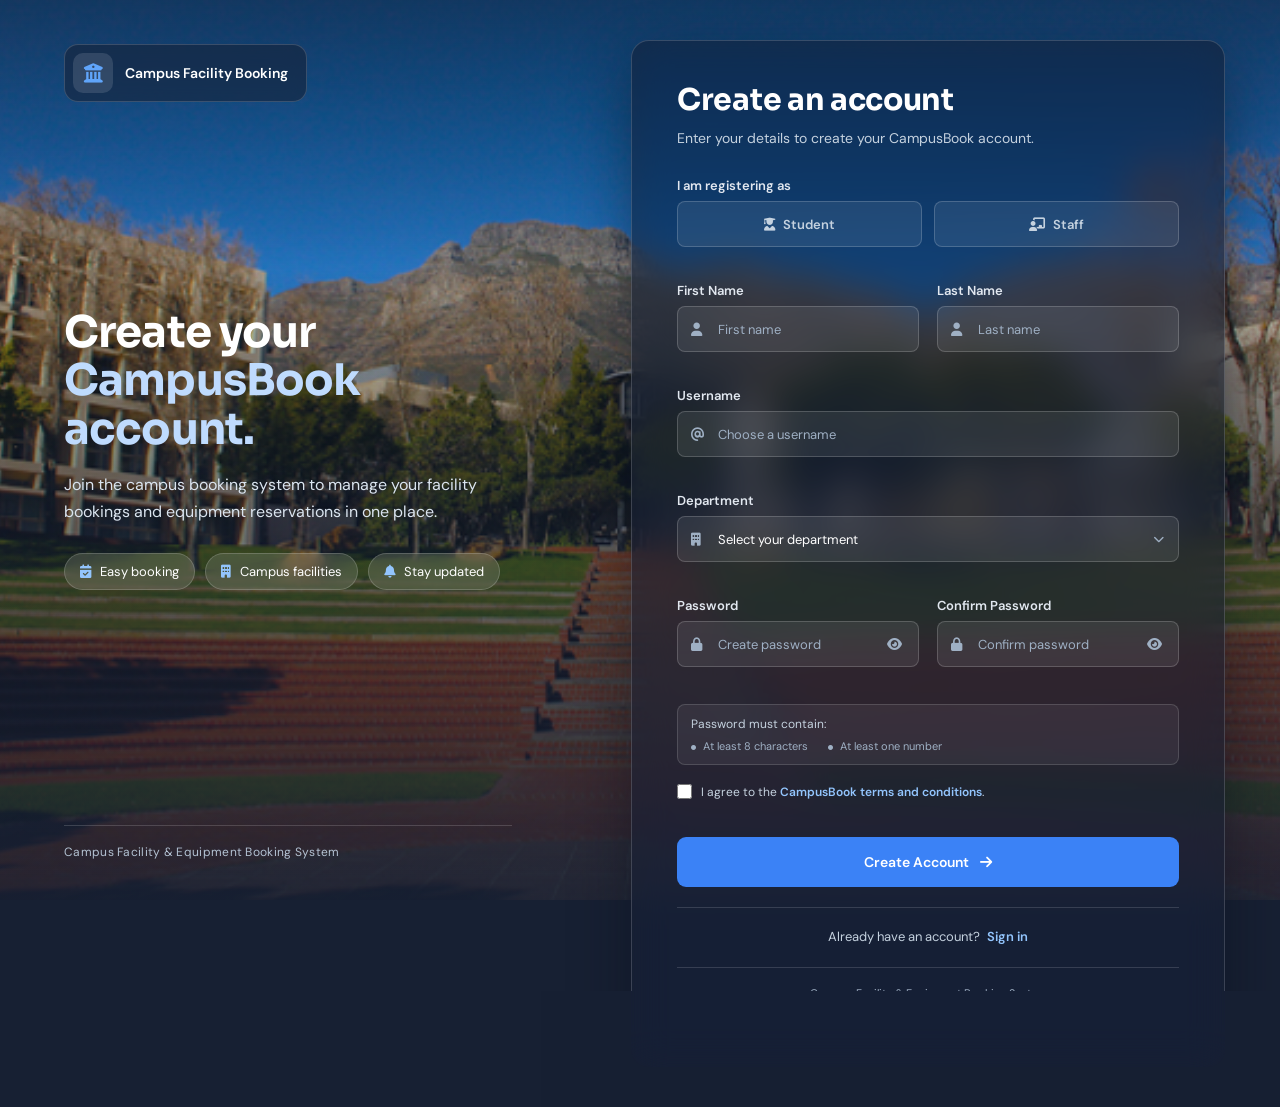
<file: src/main/resources/static/register.html>
<!DOCTYPE html>
<html lang="en">

<head>
    <meta charset="UTF-8">
    <meta name="viewport" content="width=device-width, initial-scale=1.0">

    <title>Register | Campus Facility Booking</title>

    <!-- Fonts -->
    <link rel="preconnect" href="https://fonts.googleapis.com">
    <link rel="preconnect" href="https://fonts.gstatic.com" crossorigin>
    <link href="https://fonts.googleapis.com/css2?family=DM+Sans:wght@400;500;600;700&family=Sora:wght@600;700&display=swap" rel="stylesheet">

    <!-- Font Awesome -->
    <link rel="stylesheet"
          href="https://cdnjs.cloudflare.com/ajax/libs/font-awesome/6.5.2/css/all.min.css">

    <!-- Register CSS -->
    <link rel="stylesheet" href="register.css">
</head>

<body>

<div class="register-page">

    <!-- =====================================================
         LEFT BRANDING SECTION  (photo: images/campus.jpg)
    ====================================================== -->

    <section class="register-branding">

        <!-- Brand -->
        <div class="brand-row">
            <div class="logo">
                <i class="fa-solid fa-building-columns"></i>
            </div>
            <span class="brand-name">Campus Facility Booking</span>
        </div>

        <!-- Headline -->
        <div class="branding-content">

            <h1>
                Create your
                <span>CampusBook account.</span>
            </h1>

            <p>
                Join the campus booking system to manage your facility
                bookings and equipment reservations in one place.
            </p>

            <ul class="branding-features">
                <li><i class="fa-solid fa-calendar-check"></i>Easy booking</li>
                <li><i class="fa-solid fa-building"></i>Campus facilities</li>
                <li><i class="fa-solid fa-bell"></i>Stay updated</li>
            </ul>

        </div>

        <div class="branding-footer">
            <span>Campus Facility &amp; Equipment Booking System</span>
        </div>

    </section>


    <!-- =====================================================
         RIGHT REGISTER SECTION
    ====================================================== -->

    <section class="register-section">

        <div class="register-card">

            <!-- Mobile Logo -->
            <div class="mobile-logo">
                <div class="logo">
                    <i class="fa-solid fa-building-columns"></i>
                </div>
            </div>

            <!-- Header -->
            <div class="register-header">
                <h2>Create an account</h2>
                <p>Enter your details to create your CampusBook account.</p>
            </div>

            <!-- Form -->
            <form id="registerForm">

                <!-- Account type -->
                <div class="form-group">

                    <label>I am registering as</label>

                    <div class="account-type-options">

                        <label class="account-type-option">
                            <input type="radio" name="accountType" value="STUDENT">
                            <span>
                                <i class="fa-solid fa-user-graduate"></i>
                                Student
                            </span>
                        </label>

                        <label class="account-type-option">
                            <input type="radio" name="accountType" value="STAFF">
                            <span>
                                <i class="fa-solid fa-chalkboard-user"></i>
                                Staff
                            </span>
                        </label>

                    </div>

                    <small class="error-message" id="accountTypeError"></small>

                </div>


                <!-- Name -->
                <div class="form-row">

                    <div class="form-group">
                        <label for="firstName">First Name</label>
                        <div class="input-wrapper">
                            <i class="fa-solid fa-user"></i>
                            <input
                                    type="text"
                                    id="firstName"
                                    name="firstName"
                                    placeholder="First name"
                                    autocomplete="given-name">
                        </div>
                        <small class="error-message" id="firstNameError"></small>
                    </div>

                    <div class="form-group">
                        <label for="lastName">Last Name</label>
                        <div class="input-wrapper">
                            <i class="fa-solid fa-user"></i>
                            <input
                                    type="text"
                                    id="lastName"
                                    name="lastName"
                                    placeholder="Last name"
                                    autocomplete="family-name">
                        </div>
                        <small class="error-message" id="lastNameError"></small>
                    </div>

                </div>


                <!-- Username -->
                <div class="form-group">
                    <label for="username">Username</label>
                    <div class="input-wrapper">
                        <i class="fa-solid fa-at"></i>
                        <input
                                type="text"
                                id="username"
                                name="username"
                                placeholder="Choose a username"
                                autocomplete="username">
                    </div>
                    <small class="error-message" id="usernameError"></small>
                </div>


                <!-- Student number (students only) -->
                <div class="form-group" id="studentNumberGroup" hidden>
                    <label for="studentNumber">Student Number</label>
                    <div class="input-wrapper">
                        <i class="fa-solid fa-id-card"></i>
                        <input
                                type="text"
                                id="studentNumber"
                                name="studentNumber"
                                placeholder="Enter your student number">
                    </div>
                    <small class="error-message" id="studentNumberError"></small>
                </div>


                <!-- Email (shown once student / staff is chosen) -->
                <div class="form-group" id="emailGroup" hidden>
                    <label for="email" id="emailLabel">CPUT Email Address</label>
                    <div class="input-wrapper">
                        <i class="fa-solid fa-envelope"></i>
                        <input
                                type="email"
                                id="email"
                                name="email"
                                placeholder="you@mycput.ac.za"
                                autocomplete="email">
                    </div>
                    <small class="error-message" id="emailError"></small>
                </div>


                <!-- Department -->
                <div class="form-group">
                    <label for="department">Department</label>
                    <div class="input-wrapper select-wrapper">
                        <i class="fa-solid fa-building"></i>
                        <select id="department" name="department">
                            <option value="">Select your department</option>
                            <option value="ICT">Information &amp; Communication Technology</option>
                            <option value="Business">Business</option>
                            <option value="Engineering">Engineering</option>
                            <option value="Education">Education</option>
                            <option value="Health">Health &amp; Wellness Sciences</option>
                            <option value="Applied Sciences">Applied Sciences</option>
                            <option value="Other">Other</option>
                        </select>
                    </div>
                    <small class="error-message" id="departmentError"></small>
                </div>


                <!-- Passwords -->
                <div class="form-row">

                    <div class="form-group">
                        <label for="password">Password</label>
                        <div class="input-wrapper">
                            <i class="fa-solid fa-lock"></i>
                            <input
                                    type="password"
                                    id="password"
                                    name="password"
                                    placeholder="Create password"
                                    autocomplete="new-password">
                            <button
                                    type="button"
                                    class="password-toggle"
                                    id="togglePassword"
                                    aria-label="Show password">
                                <i class="fa-solid fa-eye"></i>
                            </button>
                        </div>
                        <small class="error-message" id="passwordError"></small>
                    </div>

                    <div class="form-group">
                        <label for="confirmPassword">Confirm Password</label>
                        <div class="input-wrapper">
                            <i class="fa-solid fa-lock"></i>
                            <input
                                    type="password"
                                    id="confirmPassword"
                                    name="confirmPassword"
                                    placeholder="Confirm password"
                                    autocomplete="new-password">
                            <button
                                    type="button"
                                    class="password-toggle"
                                    id="toggleConfirmPassword"
                                    aria-label="Show password">
                                <i class="fa-solid fa-eye"></i>
                            </button>
                        </div>
                        <small class="error-message" id="confirmPasswordError"></small>
                    </div>

                </div>


                <!-- Password requirements -->
                <div class="password-requirements">
                    <span>Password must contain:</span>
                    <div>
                        <span id="lengthRequirement">
                            <i class="fa-solid fa-circle"></i>
                            At least 8 characters
                        </span>
                        <span id="numberRequirement">
                            <i class="fa-solid fa-circle"></i>
                            At least one number
                        </span>
                    </div>
                </div>


                <!-- Terms -->
                <div class="terms-group">
                    <label class="terms-label">
                        <input type="checkbox" id="terms" name="terms">
                        <span>
                            I agree to the
                            <a href="#" id="termsLink">CampusBook terms and conditions</a>.
                        </span>
                    </label>
                    <small class="error-message" id="termsError"></small>
                </div>


                <!-- General error -->
                <div class="register-error" id="registerError" role="alert">
                    <i class="fa-solid fa-circle-exclamation"></i>
                    <span id="registerErrorText">Please correct the errors above.</span>
                </div>


                <!-- Button -->
                <button type="submit" class="register-button" id="registerButton">
                    <span id="registerButtonText">Create Account</span>
                    <i class="fa-solid fa-arrow-right" id="registerButtonIcon"></i>
                </button>

            </form>


            <!-- Login link -->
            <div class="login-option">
                <p>
                    Already have an account?
                    <a href="index.html">Sign in</a>
                </p>
            </div>

            <!-- Footer -->
            <div class="register-footer">
                <p>Campus Facility &amp; Equipment Booking System</p>
                <span>&copy; 2026 CPUT</span>
            </div>

        </div>

    </section>

</div>

<script src="register.js"></script>

</body>
</html>
</file>
<file: src/main/resources/static/register.css>
/* =========================================================
   GLOBAL
========================================================= */

* {
    margin: 0;
    padding: 0;
    box-sizing: border-box;
}

:root {
    --navy: #172033;
    --navy-light: #202b42;

    --blue: #3b82f6;
    --blue-dark: #2563eb;

    --white: #ffffff;

    /* Text on the dark glass card */
    --text-soft: #c5d2df;
    --text-faint: #9fb0c4;
    --link: #93c5fd;

    /* Form fields on the dark glass card */
    --field-bg: rgba(255, 255, 255, 0.08);
    --field-bg-focus: rgba(255, 255, 255, 0.12);
    --field-border: rgba(255, 255, 255, 0.18);

    --success: #4ade80;
    --danger: #fca5a5;

    --shadow-sm: 0 2px 8px rgba(15, 23, 42, 0.05);

    --font-body: "DM Sans", Arial, Helvetica, sans-serif;
    --font-display: "Sora", "DM Sans", Arial, Helvetica, sans-serif;
}

body {
    font-family: var(--font-body);
    background: var(--navy);
    color: var(--white);
}

:focus-visible {
    outline: 2px solid var(--blue);
    outline-offset: 2px;
}


/* =========================================================
   REGISTER PAGE  (full-page campus photo)
   Photo: images/campus.jpg
========================================================= */

.register-page {
    position: relative;

    min-height: 100vh;
    display: flex;

    background: var(--navy) url("images/campus.jpg") center / cover no-repeat fixed;
}

/* One navy tint over the whole page */
.register-page::before {
    content: "";
    position: fixed;
    inset: 0;

    background: linear-gradient(
        180deg,
        rgba(23, 32, 51, 0.70) 0%,
        rgba(23, 32, 51, 0.28) 30%,
        rgba(23, 32, 51, 0.58) 55%,
        rgba(23, 32, 51, 0.92) 100%
    );

    pointer-events: none;
}


/* =========================================================
   LEFT BRANDING  (stays in view while the form scrolls)
========================================================= */

.register-branding {
    position: sticky;
    top: 0;
    z-index: 1;

    align-self: flex-start;

    width: 45%;
    height: 100vh;

    display: flex;
    flex-direction: column;
    justify-content: space-between;

    padding: 44px 64px 40px;

    color: var(--white);
}


/* Brand chip (top) */

.brand-row {
    align-self: flex-start;

    display: flex;
    align-items: center;
    gap: 12px;

    padding: 8px 18px 8px 8px;

    background: rgba(23, 32, 51, 0.55);
    border: 1px solid rgba(255, 255, 255, 0.16);
    border-radius: 14px;

    backdrop-filter: blur(10px);
    -webkit-backdrop-filter: blur(10px);
}

.logo {
    width: 40px;
    height: 40px;

    display: flex;
    align-items: center;
    justify-content: center;

    background: rgba(255, 255, 255, 0.12);
    border-radius: 10px;
}

.logo i {
    font-size: 19px;
    color: #60a5fa;
}

.brand-name {
    font-size: 14px;
    font-weight: 600;
    color: var(--white);
}


/* Headline block (bottom) */

.branding-content {
    max-width: 560px;
}

.branding-content h1 {
    font-family: var(--font-display);
    font-size: clamp(32px, 3.4vw, 50px);
    line-height: 1.12;
    letter-spacing: -0.02em;
    font-weight: 700;

    margin-bottom: 16px;
}

.branding-content h1 span {
    display: block;
    color: #bfdbfe;
}

.branding-content > p {
    max-width: 460px;

    font-size: 16px;
    line-height: 1.7;

    color: #dbe5f0;

    margin-bottom: 28px;
}


/* Feature pills */

.branding-features {
    list-style: none;

    display: flex;
    flex-wrap: wrap;
    gap: 10px;
}

.branding-features li {
    display: flex;
    align-items: center;
    gap: 9px;

    padding: 9px 15px;

    font-size: 13px;
    color: var(--white);

    background: rgba(255, 255, 255, 0.12);
    border: 1px solid rgba(255, 255, 255, 0.18);
    border-radius: 999px;

    backdrop-filter: blur(8px);
    -webkit-backdrop-filter: blur(8px);
}

.branding-features i {
    font-size: 13px;
    color: #93c5fd;
}


/* Footer */

.branding-footer {
    margin-top: 28px;
    padding-top: 18px;

    border-top: 1px solid rgba(255, 255, 255, 0.16);

    color: #b3c2d3;
    font-size: 12px;
    letter-spacing: 0.3px;
}


/* =========================================================
   RIGHT SIDE
========================================================= */

.register-section {
    position: relative;
    z-index: 1;

    width: 55%;
    min-height: 100vh;

    display: flex;
    justify-content: center;
    align-items: center;

    padding: 40px 55px;
}


/* =========================================================
   REGISTER CARD  (frosted navy glass)
========================================================= */

.register-card {
    width: 100%;
    max-width: 650px;

    background: rgba(23, 32, 51, 0.62);
    border: 1px solid rgba(255, 255, 255, 0.16);
    border-radius: 18px;

    padding: 40px 45px;

    backdrop-filter: blur(18px) saturate(140%);
    -webkit-backdrop-filter: blur(18px) saturate(140%);

    box-shadow: 0 24px 60px rgba(8, 13, 25, 0.45);
}

.mobile-logo {
    display: none;
}


/* =========================================================
   HEADER
========================================================= */

.register-header {
    margin-bottom: 28px;
}

.register-header h2 {
    font-family: var(--font-display);
    font-size: 30px;
    letter-spacing: -0.01em;

    color: var(--white);

    margin-bottom: 8px;
}

.register-header p {
    color: var(--text-soft);

    font-size: 14px;
    line-height: 1.6;
}


/* =========================================================
   FORM
========================================================= */

.form-row {
    display: grid;
    grid-template-columns: 1fr 1fr;

    gap: 18px;
}

.form-group {
    margin-bottom: 17px;
}

.form-group label {
    display: block;

    color: #e2e8f0;

    font-size: 13px;
    font-weight: 600;

    margin-bottom: 7px;
}


/* =========================================================
   ACCOUNT TYPE (STUDENT / STAFF)
========================================================= */

.account-type-options {
    display: grid;
    grid-template-columns: 1fr 1fr;

    gap: 12px;
}

.form-group .account-type-option {
    margin-bottom: 0;

    cursor: pointer;
}

.account-type-option input {
    position: absolute;

    opacity: 0;

    pointer-events: none;
}

.account-type-option span {
    display: flex;
    align-items: center;
    justify-content: center;

    gap: 8px;

    height: 46px;

    border: 1px solid var(--field-border);
    border-radius: 8px;

    background: var(--field-bg);

    color: var(--text-soft);

    font-size: 13px;
    font-weight: 600;

    transition: 0.2s ease;
}

.account-type-option:hover span {
    border-color: #60a5fa;
}

.account-type-option input:checked + span {
    border-color: #60a5fa;

    background: rgba(59, 130, 246, 0.24);

    color: var(--white);

    box-shadow: 0 0 0 3px rgba(96, 165, 250, 0.2);
}

.account-type-option input:focus-visible + span {
    outline: 2px solid #60a5fa;
    outline-offset: 2px;
}


/* =========================================================
   INPUTS
========================================================= */

.input-wrapper {
    position: relative;
}

.input-wrapper > i {
    position: absolute;

    left: 14px;
    top: 50%;

    transform: translateY(-50%);

    color: var(--text-faint);

    font-size: 13px;

    pointer-events: none;
}

.input-wrapper input,
.input-wrapper select {
    width: 100%;
    height: 46px;

    border: 1px solid var(--field-border);
    border-radius: 8px;

    background: var(--field-bg);

    color: var(--white);

    font-family: inherit;
    font-size: 13px;

    padding: 0 40px;

    outline: none;

    transition: 0.2s ease;
}

.input-wrapper input:focus,
.input-wrapper select:focus {
    border-color: #60a5fa;

    background: var(--field-bg-focus);

    box-shadow: 0 0 0 3px rgba(96, 165, 250, 0.25);
}

.input-wrapper input::placeholder {
    color: var(--text-faint);
}

/* Stop the browser's white/yellow autofill colour from clashing */
.input-wrapper input:-webkit-autofill,
.input-wrapper input:-webkit-autofill:focus {
    -webkit-text-fill-color: var(--white);
    caret-color: var(--white);
    transition: background-color 9999s ease-in-out 0s;
    box-shadow: 0 0 0 100px #263250 inset;
}


/* =========================================================
   SELECT
========================================================= */

.select-wrapper select {
    appearance: none;

    cursor: pointer;
}

/* The open dropdown list is drawn by the browser, so give it a dark background too */
.select-wrapper select option {
    background: #1e293b;
    color: var(--white);
}

.select-wrapper::after {
    content: "\f078";

    font-family: "Font Awesome 6 Free";
    font-weight: 900;

    position: absolute;

    right: 15px;
    top: 50%;

    transform: translateY(-50%);

    color: var(--text-faint);

    pointer-events: none;

    font-size: 11px;
}


/* =========================================================
   PASSWORD TOGGLE
========================================================= */

.password-toggle {
    position: absolute;

    right: 12px;
    top: 50%;

    transform: translateY(-50%);

    border: none;
    background: transparent;

    color: var(--text-faint);

    cursor: pointer;

    padding: 5px;
}

.password-toggle:hover {
    color: var(--link);
}


/* =========================================================
   ERROR MESSAGE
========================================================= */

.error-message {
    display: block;

    min-height: 14px;

    color: var(--danger);

    font-size: 11px;

    margin-top: 4px;
}


/* =========================================================
   PASSWORD REQUIREMENTS
========================================================= */

.password-requirements {
    background: rgba(255, 255, 255, 0.06);

    border: 1px solid rgba(255, 255, 255, 0.14);

    border-radius: 8px;

    padding: 11px 13px;

    margin: 2px 0 18px;
}

.password-requirements > span {
    display: block;

    color: var(--text-soft);

    font-size: 12px;

    margin-bottom: 7px;
}

.password-requirements div {
    display: flex;

    gap: 20px;
}

.password-requirements div span {
    color: var(--text-faint);

    font-size: 11px;
}

.password-requirements i {
    font-size: 5px;

    vertical-align: middle;

    margin-right: 4px;
}

.password-requirements .valid {
    color: var(--success);
}


/* =========================================================
   TERMS
========================================================= */

.terms-group {
    margin-bottom: 18px;
}

.terms-label {
    display: flex;
    align-items: flex-start;

    gap: 9px;

    color: var(--text-soft);

    font-size: 12px;
    line-height: 1.5;

    cursor: pointer;
}

.terms-label input {
    width: 15px;
    height: 15px;

    flex-shrink: 0;

    margin-top: 1px;

    accent-color: var(--blue);
}

.terms-label a {
    color: var(--link);

    text-decoration: none;

    font-weight: 600;
}

.terms-label a:hover {
    text-decoration: underline;
}


/* =========================================================
   GENERAL ERROR
========================================================= */

.register-error {
    display: none;

    align-items: center;

    gap: 9px;

    background: rgba(220, 38, 38, 0.18);
    border: 1px solid rgba(252, 165, 165, 0.45);
    color: #fecaca;

    border-radius: 8px;

    padding: 10px 12px;

    font-size: 12px;

    margin-bottom: 16px;
}

.register-error.show {
    display: flex;
}


/* =========================================================
   REGISTER BUTTON
========================================================= */

.register-button {
    width: 100%;
    height: 50px;

    display: flex;
    align-items: center;
    justify-content: center;

    gap: 11px;

    border: none;
    border-radius: 9px;

    background: var(--blue);
    color: var(--white);

    font-family: inherit;
    font-size: 14px;
    font-weight: 600;

    cursor: pointer;

    transition: 0.2s ease;
}

.register-button:hover {
    background: var(--blue-dark);

    transform: translateY(-1px);

    box-shadow: var(--shadow-sm);
}

.register-button:active {
    transform: translateY(0);
}

.register-button:disabled {
    opacity: 0.7;

    cursor: not-allowed;

    transform: none;
}


/* =========================================================
   LOGIN OPTION
========================================================= */

.login-option {
    text-align: center;

    margin-top: 20px;

    padding-top: 20px;

    border-top: 1px solid rgba(255, 255, 255, 0.14);
}

.login-option p {
    color: var(--text-soft);

    font-size: 13px;
}

.login-option a {
    color: var(--link);

    font-weight: 600;

    text-decoration: none;

    margin-left: 4px;
}

.login-option a:hover {
    text-decoration: underline;
}


/* =========================================================
   FOOTER
========================================================= */

.register-footer {
    text-align: center;

    margin-top: 22px;
    padding-top: 18px;

    border-top: 1px solid rgba(255, 255, 255, 0.14);
}

.register-footer p {
    color: var(--text-faint);

    font-size: 11px;

    margin-bottom: 5px;
}

.register-footer span {
    color: #8195aa;

    font-size: 10px;
}


/* =========================================================
   RESPONSIVE
========================================================= */

@media (max-width: 1050px) {

    .register-branding {
        width: 42%;

        padding: 36px 36px 32px;
    }

    .register-section {
        width: 58%;

        padding: 35px;
    }

    .register-card {
        padding: 35px;
    }

    .branding-features {
        display: none;
    }
}


@media (max-width: 800px) {

    .register-page {
        display: block;
    }

    .register-branding {
        display: none;
    }

    .register-section {
        width: 100%;

        padding: 25px 18px;
    }

    .register-card {
        max-width: 600px;

        padding: 32px 25px;
    }

    .mobile-logo {
        display: flex;

        justify-content: center;

        margin-bottom: 22px;
    }

    .mobile-logo .logo {
        width: 56px;
        height: 56px;

        background: rgba(255, 255, 255, 0.12);
    }

    .register-header {
        text-align: center;
    }

    .register-header h2 {
        font-size: 26px;
    }
}


@media (max-width: 520px) {

    .register-section {
        padding: 15px;
    }

    .register-card {
        padding: 28px 20px;
    }

    .form-row {
        grid-template-columns: 1fr;

        gap: 0;
    }

    .password-requirements div {
        flex-direction: column;

        gap: 5px;
    }

    .register-header h2 {
        font-size: 24px;
    }
}


@media (prefers-reduced-motion: reduce) {

    .register-button,
    .account-type-option span,
    .input-wrapper input,
    .input-wrapper select {
        transition: none;
    }
}
</file>
